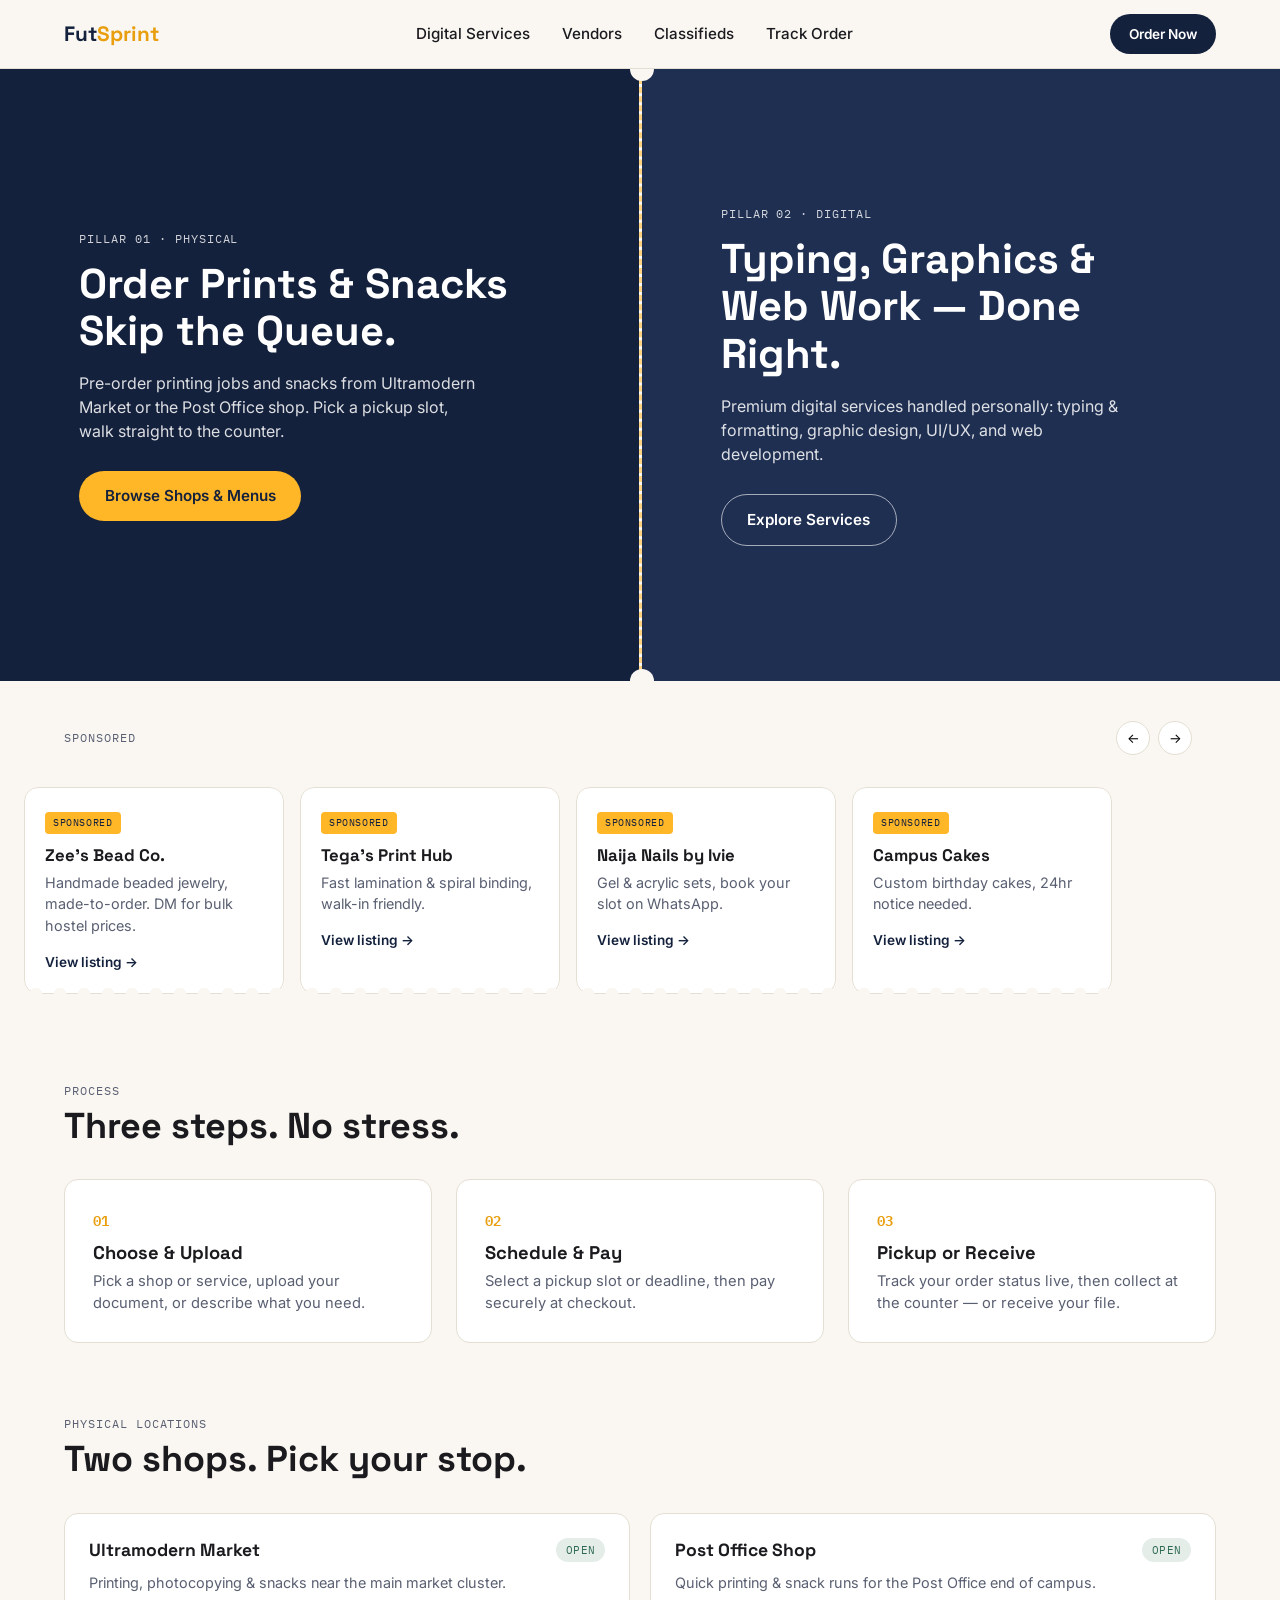
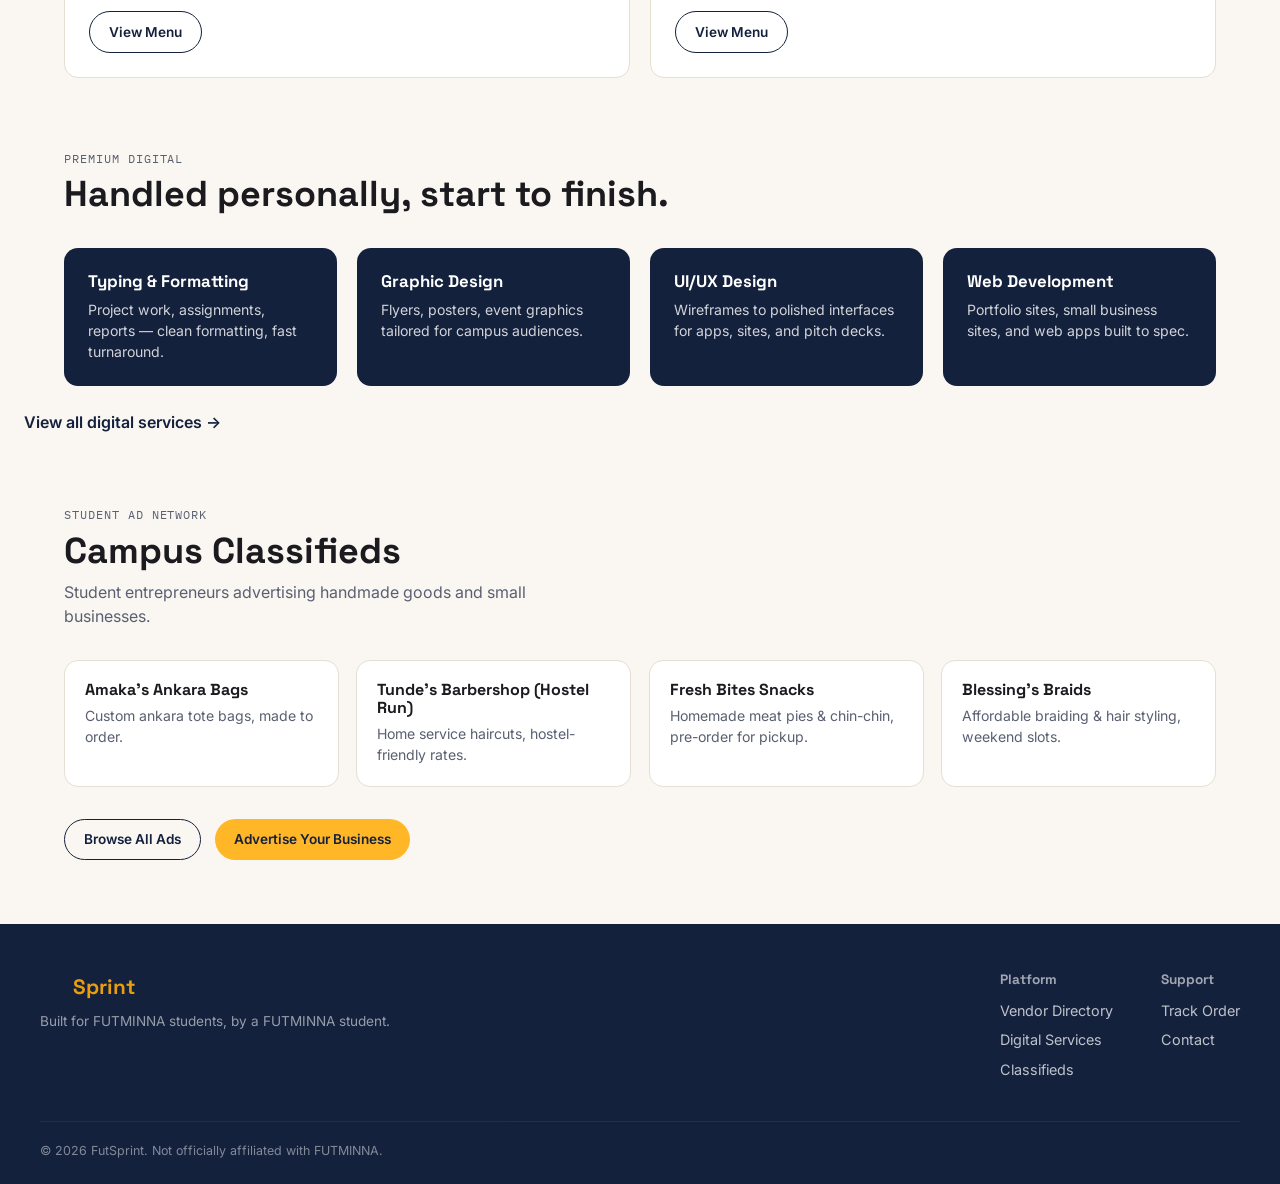
<file: index.html>
<!-- index.html -->
<!DOCTYPE html>
<html lang="en">
<head>
<meta charset="UTF-8">
<meta name="viewport" content="width=device-width, initial-scale=1.0">
<title>FutSprint — Print, Order & Discover at FUTMINNA</title>
<link rel="preconnect" href="https://fonts.googleapis.com">
<link href="https://fonts.googleapis.com/css2?family=Space+Grotesk:wght@500;600;700&family=Inter:wght@400;500;600;700&family=IBM+Plex+Mono:wght@500;600&display=swap" rel="stylesheet">
<link rel="stylesheet" href="css/style.css">
</head>
<body>

<!-- ============ NAV ============ -->
<header class="nav" id="nav">
  <div class="nav__inner">
    <a href="/" class="nav__logo">Fut<span>Sprint</span></a>

    <nav class="nav__links" id="navLinks">
      <a href="services.html" class="nav-link">Digital Services</a>
      <a href="#vendors">Vendors</a>
      <a href="#classifieds">Classifieds</a>
      <a href="/track-order.html">Track Order</a>
    </nav>

    <div class="nav__actions">
      <a href="/checkout.html" class="btn btn--primary btn--sm">Order Now</a>
      <button class="nav__toggle" id="navToggle" aria-label="Toggle menu" aria-expanded="false">
        <span></span><span></span><span></span>
      </button>
    </div>
  </div>
</header>

<main>

  <!-- ============ HERO SPLIT ============ -->
  <section class="hero">
    <div class="hero__path hero__path--market" id="pathMarket">
      <div class="hero__content">
        <p class="eyebrow">Pillar 01 · Physical</p>
        <h1>Order Prints &amp; Snacks<br>Skip the Queue.</h1>
        <p class="hero__desc">Pre-order printing jobs and snacks from Ultramodern Market or the Post Office shop. Pick a pickup slot, walk straight to the counter.</p>
        <a href="/vendors.html" class="btn btn--amber">Browse Shops &amp; Menus</a>
      </div>
    </div>

    <div class="hero__divider" aria-hidden="true"></div>

    <div class="hero__path hero__path--digital" id="pathDigital">
      <div class="hero__content">
        <p class="eyebrow">Pillar 02 · Digital</p>
        <h1>Typing, Graphics &amp;<br>Web Work — Done Right.</h1>
        <p class="hero__desc">Premium digital services handled personally: typing &amp; formatting, graphic design, UI/UX, and web development.</p>
        <a href="services.html" class="btn btn--outline-light">Explore Services</a>
      </div>
    </div>
  </section>

  <!-- ============ SPONSORED STRIP ============ -->
  <section class="ad-strip" aria-label="Sponsored student businesses">
    <div class="section-head section-head--tight">
      <p class="label-mono">Sponsored</p>
      <div class="ad-strip__controls">
        <button class="ad-nav" id="adPrev" aria-label="Previous ad">&larr;</button>
        <button class="ad-nav" id="adNext" aria-label="Next ad">&rarr;</button>
      </div>
    </div>

    <div class="ad-strip__track" id="adTrack">
      <!-- Ad cards injected by JS from adData, static fallback below -->
      <article class="ad-card">
        <span class="ad-card__badge">Sponsored</span>
        <h3>Zee's Bead Co.</h3>
        <p>Handmade beaded jewelry, made-to-order. DM for bulk hostel prices.</p>
        <a href="/classifieds.html" class="ad-card__link">View listing →</a>
      </article>
    </div>
  </section>

  <!-- ============ HOW IT WORKS ============ -->
  <section class="how" id="how">
    <div class="section-head">
      <p class="label-mono">Process</p>
      <h2>Three steps. No stress.</h2>
    </div>

    <div class="how__grid">
      <div class="how__step">
        <span class="how__mark">01</span>
        <h3>Choose &amp; Upload</h3>
        <p>Pick a shop or service, upload your document, or describe what you need.</p>
      </div>
      <div class="how__step">
        <span class="how__mark">02</span>
        <h3>Schedule &amp; Pay</h3>
        <p>Select a pickup slot or deadline, then pay securely at checkout.</p>
      </div>
      <div class="how__step">
        <span class="how__mark">03</span>
        <h3>Pickup or Receive</h3>
        <p>Track your order status live, then collect at the counter — or receive your file.</p>
      </div>
    </div>
  </section>

  <!-- ============ LOCATIONS ============ -->
  <section class="locations" id="vendors">
    <div class="section-head">
      <p class="label-mono">Physical Locations</p>
      <h2>Two shops. Pick your stop.</h2>
    </div>

    <div class="locations__grid">
      <article class="location-card" data-location="ultramodern">
        <div class="location-card__top">
          <h3>Ultramodern Market</h3>
          <span class="status-pill" data-status="ultramodern">Checking…</span>
        </div>
        <p>Printing, photocopying &amp; snacks near the main market cluster.</p>
        <a href="/shop.html?loc=ultramodern" class="btn btn--outline-dark btn--sm">View Menu</a>
      </article>

      <article class="location-card" data-location="postoffice">
        <div class="location-card__top">
          <h3>Post Office Shop</h3>
          <span class="status-pill" data-status="postoffice">Checking…</span>
        </div>
        <p>Quick printing &amp; snack runs for the Post Office end of campus.</p>
        <a href="/shop.html?loc=postoffice" class="btn btn--outline-dark btn--sm">View Menu</a>
      </article>
    </div>
  </section>

  <!-- ============ DIGITAL SERVICES TEASER ============ -->
  <section class="services" id="digital-services">
    <div class="section-head">
      <p class="label-mono">Premium Digital</p>
      <h2>Handled personally, start to finish.</h2>
    </div>

    <div class="services__grid">
      <article class="service-card">
        <h3>Typing &amp; Formatting</h3>
        <p>Project work, assignments, reports — clean formatting, fast turnaround.</p>
      </article>
      <article class="service-card">
        <h3>Graphic Design</h3>
        <p>Flyers, posters, event graphics tailored for campus audiences.</p>
      </article>
      <article class="service-card">
        <h3>UI/UX Design</h3>
        <p>Wireframes to polished interfaces for apps, sites, and pitch decks.</p>
      </article>
      <article class="service-card">
        <h3>Web Development</h3>
        <p>Portfolio sites, small business sites, and web apps built to spec.</p>
      </article>
    </div>

    <a href="/digital-services.html" class="link-arrow">View all digital services →</a>
  </section>

  <!-- ============ CLASSIFIEDS PREVIEW ============ -->
  <section class="classifieds" id="classifieds">
    <div class="section-head">
      <p class="label-mono">Student Ad Network</p>
      <h2>Campus Classifieds</h2>
      <p class="section-sub">Student entrepreneurs advertising handmade goods and small businesses.</p>
    </div>

    <div class="classifieds__grid">
      <article class="classified-card">
        <h3>Amaka's Ankara Bags</h3>
        <p>Custom ankara tote bags, made to order.</p>
      </article>
      <article class="classified-card">
        <h3>Tunde's Barbershop (Hostel Run)</h3>
        <p>Home service haircuts, hostel-friendly rates.</p>
      </article>
      <article class="classified-card">
        <h3>Fresh Bites Snacks</h3>
        <p>Homemade meat pies &amp; chin-chin, pre-order for pickup.</p>
      </article>
      <article class="classified-card">
        <h3>Blessing's Braids</h3>
        <p>Affordable braiding &amp; hair styling, weekend slots.</p>
      </article>
    </div>

    <div class="classifieds__cta">
      <a href="/classifieds.html" class="btn btn--outline-dark btn--sm">Browse All Ads</a>
      <a href="/classifieds.html#advertise" class="btn btn--amber btn--sm">Advertise Your Business</a>
    </div>
  </section>

</main>

<!-- ============ FOOTER ============ -->
<footer class="footer">
  <div class="footer__inner">
    <div class="footer__brand">
      <p class="nav__logo">Fut<span>Sprint</span></p>
      <p>Built for FUTMINNA students, by a FUTMINNA student.</p>
    </div>

    <div class="footer__links">
      <div>
        <h4>Platform</h4>
        <a href="/vendors.html">Vendor Directory</a>
        <a href="/digital-services.html">Digital Services</a>
        <a href="/classifieds.html">Classifieds</a>
      </div>
      <div>
        <h4>Support</h4>
        <a href="/track-order.html">Track Order</a>
        <a href="mailto:hello@futsprint.ng">Contact</a>
      </div>
    </div>
  </div>

  <p class="footer__bottom">© <span id="year"></span> FutSprint. Not officially affiliated with FUTMINNA.</p>
</footer>

<script src="js/main.js"></script>
</body>
</html>
</file>
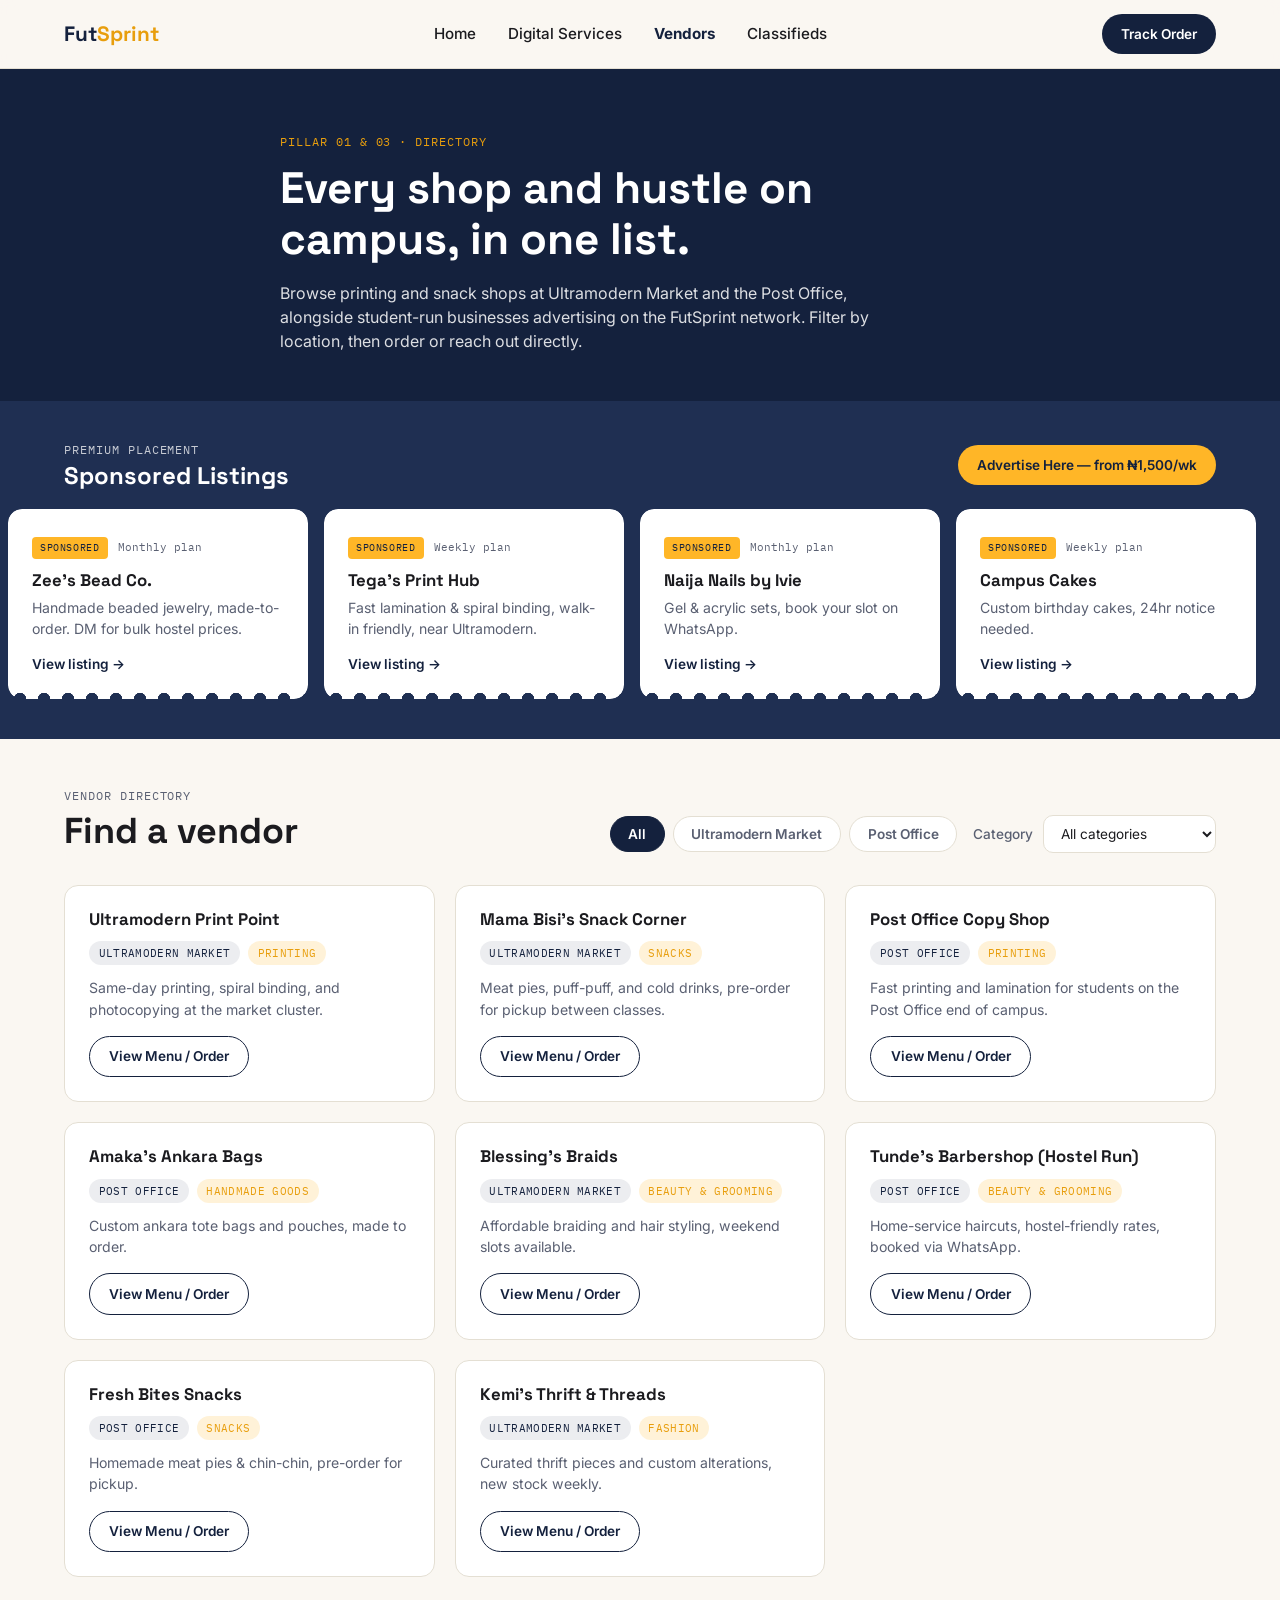
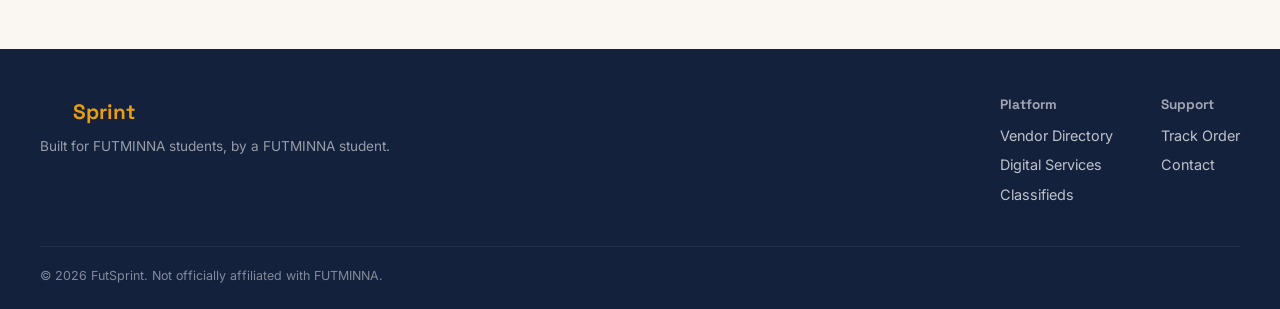
<file: vendors.html>
<!-- vendors.html (Vendor Directory) -->
<!DOCTYPE html>
<html lang="en">
<head>
<meta charset="UTF-8">
<meta name="viewport" content="width=device-width, initial-scale=1.0">
<title>Vendor Directory — FutSprint</title>
<link rel="preconnect" href="https://fonts.googleapis.com">
<link href="https://fonts.googleapis.com/css2?family=Space+Grotesk:wght@500;600;700&family=Inter:wght@400;500;600;700&family=IBM+Plex+Mono:wght@500;600&display=swap" rel="stylesheet">
<link rel="stylesheet" href="css/style.css">
</head>
<body>

<!-- ============ NAV ============ -->
<header class="nav" id="nav">
  <div class="nav__inner">
    <a href="index.html" class="nav__logo">Fut<span>Sprint</span></a>

    <nav class="nav__links" id="navLinks">
      <a href="index.html">Home</a>
      <a href="services.html">Digital Services</a>
      <a href="vendors.html" class="is-current">Vendors</a>
      <a href="/classifieds.html">Classifieds</a>
    </nav>

    <div class="nav__actions">
      <a href="/track-order.html" class="btn btn--primary btn--sm">Track Order</a>
      <button class="nav__toggle" id="navToggle" aria-label="Toggle menu" aria-expanded="false">
        <span></span><span></span><span></span>
      </button>
    </div>
  </div>
</header>

<main>

  <!-- ============ HERO ============ -->
  <section class="page-hero">
    <div class="page-hero__inner">
      <p class="eyebrow eyebrow--dark">Pillar 01 &amp; 03 · Directory</p>
      <h1>Every shop and hustle on campus, in one list.</h1>
      <p class="page-hero__desc">
        Browse printing and snack shops at Ultramodern Market and the Post Office,
        alongside student-run businesses advertising on the FutSprint network.
        Filter by location, then order or reach out directly.
      </p>
    </div>
  </section>

  <!-- ============ SPONSORED AD BANNER (premium) ============ -->
  <section class="sponsor-banner" aria-label="Sponsored student businesses">
    <div class="sponsor-banner__head">
      <div>
        <p class="label-mono label-mono--light">Premium Placement</p>
        <h2>Sponsored Listings</h2>
      </div>
      <a href="/classifieds.html#advertise" class="btn btn--amber btn--sm">
        Advertise Here — from ₦1,500/wk
      </a>
    </div>

    <div class="sponsor-banner__track" id="sponsorTrack">
      <!-- Injected by JS -->
    </div>
  </section>

  <!-- ============ FILTERS ============ -->
  <section class="directory" id="directory">
    <div class="section-head section-head--row">
      <div>
        <p class="label-mono">Vendor Directory</p>
        <h2>Find a vendor</h2>
      </div>

      <div class="filters">
        <div class="filter-group" id="locationFilters" role="group" aria-label="Filter by location">
          <button class="filter-pill is-active" data-location="all">All</button>
          <button class="filter-pill" data-location="ultramodern">Ultramodern Market</button>
          <button class="filter-pill" data-location="postoffice">Post Office</button>
        </div>

        <label class="filter-select">
          <span>Category</span>
          <select id="categoryFilter">
            <option value="all">All categories</option>
            <option value="printing">Printing</option>
            <option value="snacks">Snacks</option>
            <option value="handmade">Handmade Goods</option>
            <option value="beauty">Beauty &amp; Grooming</option>
            <option value="fashion">Fashion</option>
          </select>
        </label>
      </div>
    </div>

    <p class="directory__empty" id="emptyState" hidden>No vendors match these filters yet — try a different combination.</p>

    <div class="vendor-grid" id="vendorGrid">
      <!-- Injected by JS -->
    </div>
  </section>

</main>

<!-- ============ FOOTER ============ -->
<footer class="footer">
  <div class="footer__inner">
    <div class="footer__brand">
      <p class="nav__logo">Fut<span>Sprint</span></p>
      <p>Built for FUTMINNA students, by a FUTMINNA student.</p>
    </div>

    <div class="footer__links">
      <div>
        <h4>Platform</h4>
        <a href="vendors.html">Vendor Directory</a>
        <a href="services.html">Digital Services</a>
        <a href="/classifieds.html">Classifieds</a>
      </div>
      <div>
        <h4>Support</h4>
        <a href="/track-order.html">Track Order</a>
        <a href="mailto:hello@futsprint.ng">Contact</a>
      </div>
    </div>
  </div>

  <p class="footer__bottom">© <span id="year"></span> FutSprint. Not officially affiliated with FUTMINNA.</p>
</footer>

<script src="js/main.js"></script>
</body>
</html>
</file>
<file: css/style.css>
/* style.css */

/* ---------- Tokens ---------- */
:root {
  --navy: #14213D;
  --navy-light: #1F2F52;
  --amber: #FFB627;
  --amber-dark: #E89E0D;
  --bg: #FAF7F2;
  --ink: #1B1B1F;
  --slate: #5A6072;
  --success: #2D6A4F;
  --danger: #B3261E;
  --border: #E4DFD3;
  --white: #FFFFFF;

  --font-display: 'Space Grotesk', sans-serif;
  --font-body: 'Inter', sans-serif;
  --font-mono: 'IBM Plex Mono', monospace;

  --radius: 14px;
  --container: 1200px;
}

/* ---------- Reset ---------- */
*, *::before, *::after { box-sizing: border-box; margin: 0; padding: 0; }
html { scroll-behavior: smooth; }
body {
  font-family: var(--font-body);
  color: var(--ink);
  background: var(--bg);
  line-height: 1.5;
  -webkit-font-smoothing: antialiased;
}
img { max-width: 100%; display: block; }
a { color: inherit; text-decoration: none; }
ul { list-style: none; }
h1, h2, h3, h4 { font-family: var(--font-display); line-height: 1.15; }
button { font-family: inherit; cursor: pointer; border: none; background: none; }

:focus-visible {
  outline: 3px solid var(--amber);
  outline-offset: 2px;
}

@media (prefers-reduced-motion: reduce) {
  * { animation-duration: 0.01ms !important; transition-duration: 0.01ms !important; scroll-behavior: auto !important; }
}

/* ---------- Utility ---------- */
.label-mono {
  font-family: var(--font-mono);
  font-size: 0.75rem;
  letter-spacing: 0.08em;
  text-transform: uppercase;
  color: var(--slate);
}

.eyebrow {
  font-family: var(--font-mono);
  font-size: 0.75rem;
  letter-spacing: 0.08em;
  text-transform: uppercase;
  opacity: 0.8;
  margin-bottom: 0.75rem;
}

.section-head {
  max-width: var(--container);
  margin: 0 auto 2rem;
  padding: 0 1.5rem;
}
.section-head--tight { margin-bottom: 1rem; display: flex; align-items: center; justify-content: space-between; }
.section-head h2 { font-size: clamp(1.6rem, 3vw, 2.25rem); margin-top: 0.4rem; }
.section-sub { color: var(--slate); margin-top: 0.5rem; max-width: 46ch; }

.btn {
  display: inline-flex;
  align-items: center;
  justify-content: center;
  padding: 0.85rem 1.6rem;
  border-radius: 999px;
  font-weight: 600;
  font-size: 0.95rem;
  transition: transform 0.15s ease, background 0.15s ease, color 0.15s ease;
}
.btn--sm { padding: 0.6rem 1.2rem; font-size: 0.85rem; }
.btn--primary { background: var(--navy); color: var(--white); }
.btn--primary:hover { background: var(--navy-light); }
.btn--amber { background: var(--amber); color: var(--navy); }
.btn--amber:hover { background: var(--amber-dark); transform: translateY(-1px); }
.btn--outline-light { border: 1.5px solid rgba(255,255,255,0.6); color: var(--white); }
.btn--outline-light:hover { background: rgba(255,255,255,0.12); }
.btn--outline-dark { border: 1.5px solid var(--navy); color: var(--navy); }
.btn--outline-dark:hover { background: var(--navy); color: var(--white); }

.link-arrow {
  display: inline-block;
  margin: 1.5rem auto 0;
  max-width: var(--container);
  padding: 0 1.5rem;
  font-weight: 600;
  color: var(--navy);
}

/* ---------- Nav ---------- */
.nav {
  position: sticky;
  top: 0;
  z-index: 100;
  background: rgba(250, 247, 242, 0.9);
  backdrop-filter: blur(8px);
  border-bottom: 1px solid var(--border);
}
.nav__inner {
  max-width: var(--container);
  margin: 0 auto;
  padding: 0.9rem 1.5rem;
  display: flex;
  align-items: center;
  justify-content: space-between;
}
.nav__logo {
  font-family: var(--font-display);
  font-weight: 700;
  font-size: 1.3rem;
  color: var(--navy);
}
.nav__logo span { color: var(--amber-dark); }

.nav__links {
  display: none;
  gap: 2rem;
  font-weight: 500;
  font-size: 0.95rem;
}
.nav__links a:hover { color: var(--navy-light); }

.nav__actions { display: flex; align-items: center; gap: 1rem; }

.nav__toggle {
  display: flex;
  flex-direction: column;
  gap: 4px;
  width: 26px;
}
.nav__toggle span {
  height: 2px;
  background: var(--ink);
  border-radius: 2px;
  transition: transform 0.2s ease, opacity 0.2s ease;
}
.nav__toggle[aria-expanded="true"] span:nth-child(1) { transform: translateY(6px) rotate(45deg); }
.nav__toggle[aria-expanded="true"] span:nth-child(2) { opacity: 0; }
.nav__toggle[aria-expanded="true"] span:nth-child(3) { transform: translateY(-6px) rotate(-45deg); }

.nav__links.is-open {
  display: flex;
  flex-direction: column;
  position: absolute;
  top: 100%;
  left: 0;
  right: 0;
  background: var(--bg);
  padding: 1.25rem 1.5rem;
  border-bottom: 1px solid var(--border);
  gap: 1rem;
}

/* ---------- Hero ---------- */
.hero {
  display: flex;
  flex-direction: column;
  min-height: 78vh;
}
.hero__path {
  flex: 1;
  display: flex;
  align-items: center;
  padding: 3rem 1.5rem;
  color: var(--white);
}
.hero__path--market { background: var(--navy); }
.hero__path--digital { background: var(--navy-light); }
.hero__content { max-width: 480px; margin: 0 auto; width: 100%; }
.hero__content h1 { font-size: clamp(1.8rem, 5vw, 2.6rem); margin-bottom: 1rem; }
.hero__desc { opacity: 0.85; margin-bottom: 1.75rem; max-width: 40ch; }

/* Signature: perforated ticket-stub divider */
.hero__divider {
  height: 0;
  border-top: 3px dashed rgba(255, 182, 39, 0.55);
  position: relative;
}
.hero__divider::before,
.hero__divider::after {
  content: "";
  position: absolute;
  top: -12px;
  width: 24px;
  height: 24px;
  background: var(--bg);
  border-radius: 50%;
}
.hero__divider::before { left: -12px; }
.hero__divider::after { right: -12px; }

/* ---------- Sponsored strip ---------- */
.ad-strip { padding: 2.5rem 0 1rem; }
.ad-strip__controls { display: flex; gap: 0.5rem; padding-right: 1.5rem; }
.ad-nav {
  width: 34px; height: 34px;
  border-radius: 50%;
  border: 1px solid var(--border);
  background: var(--white);
}
.ad-nav:hover { background: var(--navy); color: var(--white); }

.ad-strip__track {
  display: flex;
  gap: 1rem;
  overflow-x: auto;
  scroll-snap-type: x mandatory;
  padding: 0 1.5rem 1rem;
  scrollbar-width: none;
}
.ad-strip__track::-webkit-scrollbar { display: none; }

.ad-card {
  position: relative;
  flex: 0 0 260px;
  scroll-snap-align: start;
  background: var(--white);
  border: 1px solid var(--border);
  border-radius: var(--radius);
  padding: 1.25rem;
  /* Signature: torn-edge bottom */
  -webkit-mask-image: radial-gradient(circle 6px at 12px bottom, transparent 6px, black 6.5px);
  -webkit-mask-size: 24px 100%;
  -webkit-mask-repeat: repeat-x;
  mask-image: radial-gradient(circle 6px at 12px bottom, transparent 6px, black 6.5px);
  mask-size: 24px 100%;
  mask-repeat: repeat-x;
}
.ad-card__badge {
  font-family: var(--font-mono);
  font-size: 0.65rem;
  letter-spacing: 0.06em;
  text-transform: uppercase;
  background: var(--amber);
  color: var(--navy);
  padding: 0.2rem 0.5rem;
  border-radius: 4px;
  display: inline-block;
  margin-bottom: 0.75rem;
}
.ad-card h3 { font-size: 1.05rem; margin-bottom: 0.4rem; }
.ad-card p { font-size: 0.9rem; color: var(--slate); margin-bottom: 0.75rem; }
.ad-card__link { font-weight: 600; font-size: 0.85rem; color: var(--navy); }

/* ---------- How it works ---------- */
.how { padding: 3.5rem 0; }
.how__grid {
  max-width: var(--container);
  margin: 0 auto;
  padding: 0 1.5rem;
  display: grid;
  gap: 1.5rem;
}
.how__step {
  background: var(--white);
  border: 1px solid var(--border);
  border-radius: var(--radius);
  padding: 1.75rem;
}
.how__mark {
  font-family: var(--font-mono);
  color: var(--amber-dark);
  font-size: 0.85rem;
  font-weight: 600;
}
.how__step h3 { margin: 0.6rem 0 0.4rem; font-size: 1.15rem; }
.how__step p { color: var(--slate); font-size: 0.92rem; }

/* ---------- Locations ---------- */
.locations { padding: 1rem 0 3.5rem; }
.locations__grid {
  max-width: var(--container);
  margin: 0 auto;
  padding: 0 1.5rem;
  display: grid;
  gap: 1.25rem;
}
.location-card {
  background: var(--white);
  border: 1px solid var(--border);
  border-radius: var(--radius);
  padding: 1.5rem;
}
.location-card__top { display: flex; align-items: center; justify-content: space-between; margin-bottom: 0.6rem; }
.location-card h3 { font-size: 1.1rem; }
.location-card p { color: var(--slate); font-size: 0.9rem; margin-bottom: 1.1rem; }

.status-pill {
  font-family: var(--font-mono);
  font-size: 0.7rem;
  letter-spacing: 0.04em;
  text-transform: uppercase;
  padding: 0.25rem 0.6rem;
  border-radius: 999px;
  background: #EEE;
  color: var(--slate);
}
.status-pill[data-live="open"] { background: rgba(45,106,79,0.12); color: var(--success); }
.status-pill[data-live="closed"] { background: rgba(179,38,30,0.1); color: var(--danger); }
.status-pill[data-live="busy"] { background: rgba(255,182,39,0.18); color: var(--amber-dark); }

/* ---------- Services ---------- */
.services { padding: 1rem 0 3.5rem; }
.services__grid {
  max-width: var(--container);
  margin: 0 auto;
  padding: 0 1.5rem;
  display: grid;
  gap: 1.25rem;
}
.service-card {
  background: var(--navy);
  color: var(--white);
  border-radius: var(--radius);
  padding: 1.5rem;
}
.service-card h3 { font-size: 1.05rem; margin-bottom: 0.5rem; }
.service-card p { font-size: 0.88rem; opacity: 0.8; }

/* ---------- Classifieds ---------- */
.classifieds { padding: 1rem 0 4rem; }
.classifieds__grid {
  max-width: var(--container);
  margin: 0 auto;
  padding: 0 1.5rem;
  display: grid;
  gap: 1.1rem;
}
.classified-card {
  background: var(--white);
  border: 1px solid var(--border);
  border-radius: var(--radius);
  padding: 1.25rem;
}
.classified-card h3 { font-size: 1rem; margin-bottom: 0.35rem; }
.classified-card p { font-size: 0.88rem; color: var(--slate); }

.classifieds__cta {
  max-width: var(--container);
  margin: 2rem auto 0;
  padding: 0 1.5rem;
  display: flex;
  flex-wrap: wrap;
  gap: 0.85rem;
}

/* ---------- Footer ---------- */
.footer { background: var(--navy); color: rgba(255,255,255,0.85); padding: 3rem 1.5rem 1.5rem; }
.footer__inner {
  max-width: var(--container);
  margin: 0 auto;
  display: flex;
  flex-wrap: wrap;
  justify-content: space-between;
  gap: 2rem;
  margin-bottom: 2rem;
}
.footer__brand p:last-child { font-size: 0.85rem; opacity: 0.65; margin-top: 0.5rem; }
.footer__links { display: flex; gap: 3rem; }
.footer__links h4 { font-size: 0.85rem; margin-bottom: 0.75rem; opacity: 0.7; }
.footer__links a { display: block; font-size: 0.9rem; margin-bottom: 0.5rem; opacity: 0.85; }
.footer__links a:hover { opacity: 1; }
.footer__bottom {
  max-width: var(--container);
  margin: 0 auto;
  font-size: 0.78rem;
  opacity: 0.55;
  border-top: 1px solid rgba(255,255,255,0.12);
  padding-top: 1.25rem;
}

/* ---------- Responsive ---------- */
@media (min-width: 640px) {
  .how__grid, .locations__grid { grid-template-columns: repeat(2, 1fr); }
  .services__grid { grid-template-columns: repeat(2, 1fr); }
  .classifieds__grid { grid-template-columns: repeat(2, 1fr); }
}

@media (min-width: 900px) {
  .nav__links { display: flex; }
  .nav__toggle { display: none; }
  .hero { flex-direction: row; min-height: 68vh; }
  .hero__divider { width: 0; height: auto; border-top: none; border-left: 3px dashed rgba(255,182,39,0.55); }
  .hero__divider::before, .hero__divider::after { left: -12px; top: auto; }
  .hero__divider::before { top: -12px; }
  .hero__divider::after { bottom: -12px; top: auto; }
  .how__grid { grid-template-columns: repeat(3, 1fr); }
  .services__grid { grid-template-columns: repeat(4, 1fr); }
  .classifieds__grid { grid-template-columns: repeat(4, 1fr); }
}






/* css/style.css */

/* ---------- Tokens ---------- */
:root {
  --navy: #14213D;
  --navy-light: #1F2F52;
  --amber: #FFB627;
  --amber-dark: #E89E0D;
  --bg: #FAF7F2;
  --ink: #1B1B1F;
  --slate: #5A6072;
  --success: #2D6A4F;
  --danger: #B3261E;
  --border: #E4DFD3;
  --white: #FFFFFF;

  --font-display: 'Space Grotesk', sans-serif;
  --font-body: 'Inter', sans-serif;
  --font-mono: 'IBM Plex Mono', monospace;

  --radius: 14px;
  --container: 1200px;
}

/* ---------- Reset ---------- */
*, *::before, *::after { box-sizing: border-box; margin: 0; padding: 0; }
html { scroll-behavior: smooth; }
body {
  font-family: var(--font-body);
  color: var(--ink);
  background: var(--bg);
  line-height: 1.5;
  -webkit-font-smoothing: antialiased;
}
img { max-width: 100%; display: block; }
a { color: inherit; text-decoration: none; }
ul { list-style: none; }
h1, h2, h3, h4 { font-family: var(--font-display); line-height: 1.15; }
button { font-family: inherit; cursor: pointer; border: none; background: none; }

:focus-visible {
  outline: 3px solid var(--amber);
  outline-offset: 2px;
}

@media (prefers-reduced-motion: reduce) {
  * { animation-duration: 0.01ms !important; transition-duration: 0.01ms !important; scroll-behavior: auto !important; }
}

/* ---------- Utility ---------- */
.label-mono {
  font-family: var(--font-mono);
  font-size: 0.75rem;
  letter-spacing: 0.08em;
  text-transform: uppercase;
  color: var(--slate);
}
.label-mono--light { color: rgba(255,255,255,0.75); }

.eyebrow {
  font-family: var(--font-mono);
  font-size: 0.75rem;
  letter-spacing: 0.08em;
  text-transform: uppercase;
  opacity: 0.8;
  margin-bottom: 0.75rem;
}
.eyebrow--dark { color: var(--amber-dark); opacity: 1; }

.section-head {
  max-width: var(--container);
  margin: 0 auto 2rem;
  padding: 0 1.5rem;
}
.section-head--row {
  display: flex;
  flex-wrap: wrap;
  align-items: flex-end;
  justify-content: space-between;
  gap: 1.5rem;
}
.section-head h2 { font-size: clamp(1.6rem, 3vw, 2.25rem); margin-top: 0.4rem; }
.section-sub { color: var(--slate); margin-top: 0.5rem; max-width: 52ch; }

.btn {
  display: inline-flex;
  align-items: center;
  justify-content: center;
  padding: 0.85rem 1.6rem;
  border-radius: 999px;
  font-weight: 600;
  font-size: 0.95rem;
  transition: transform 0.15s ease, background 0.15s ease, color 0.15s ease;
  white-space: nowrap;
}
.btn--sm { padding: 0.6rem 1.2rem; font-size: 0.85rem; }
.btn--primary { background: var(--navy); color: var(--white); }
.btn--primary:hover { background: var(--navy-light); }
.btn--amber { background: var(--amber); color: var(--navy); }
.btn--amber:hover { background: var(--amber-dark); transform: translateY(-1px); }
.btn--outline-light { border: 1.5px solid rgba(255,255,255,0.6); color: var(--white); }
.btn--outline-light:hover { background: rgba(255,255,255,0.12); }
.btn--outline-dark { border: 1.5px solid var(--navy); color: var(--navy); }
.btn--outline-dark:hover { background: var(--navy); color: var(--white); }

/* ---------- Nav ---------- */
.nav {
  position: sticky;
  top: 0;
  z-index: 100;
  background: rgba(250, 247, 242, 0.9);
  backdrop-filter: blur(8px);
  border-bottom: 1px solid var(--border);
}
.nav__inner {
  max-width: var(--container);
  margin: 0 auto;
  padding: 0.9rem 1.5rem;
  display: flex;
  align-items: center;
  justify-content: space-between;
}
.nav__logo {
  font-family: var(--font-display);
  font-weight: 700;
  font-size: 1.3rem;
  color: var(--navy);
}
.nav__logo span { color: var(--amber-dark); }

.nav__links {
  display: none;
  gap: 2rem;
  font-weight: 500;
  font-size: 0.95rem;
}
.nav__links a:hover { color: var(--navy-light); }
.nav__links a.is-current { color: var(--navy); font-weight: 700; }

.nav__actions { display: flex; align-items: center; gap: 1rem; }

.nav__toggle {
  display: flex;
  flex-direction: column;
  gap: 4px;
  width: 26px;
}
.nav__toggle span {
  height: 2px;
  background: var(--ink);
  border-radius: 2px;
  transition: transform 0.2s ease, opacity 0.2s ease;
}
.nav__toggle[aria-expanded="true"] span:nth-child(1) { transform: translateY(6px) rotate(45deg); }
.nav__toggle[aria-expanded="true"] span:nth-child(2) { opacity: 0; }
.nav__toggle[aria-expanded="true"] span:nth-child(3) { transform: translateY(-6px) rotate(-45deg); }

.nav__links.is-open {
  display: flex;
  flex-direction: column;
  position: absolute;
  top: 100%;
  left: 0;
  right: 0;
  background: var(--bg);
  padding: 1.25rem 1.5rem;
  border-bottom: 1px solid var(--border);
  gap: 1rem;
}

/* ---------- Page Hero ---------- */
.page-hero {
  background: var(--navy);
  color: var(--white);
  padding: 4rem 1.5rem 3rem;
}
.page-hero__inner { max-width: 720px; margin: 0 auto; }
.page-hero h1 { font-size: clamp(1.9rem, 4.5vw, 2.75rem); margin-bottom: 1rem; }
.page-hero__desc { opacity: 0.85; max-width: 62ch; }

/* ---------- Sponsored Banner (premium) ---------- */
.sponsor-banner {
  background: var(--navy-light);
  padding: 2.5rem 0 2rem;
}
.sponsor-banner__head {
  max-width: var(--container);
  margin: 0 auto 1.25rem;
  padding: 0 1.5rem;
  display: flex;
  flex-wrap: wrap;
  align-items: center;
  justify-content: space-between;
  gap: 1rem;
  color: var(--white);
}
.sponsor-banner__head h2 { font-size: 1.5rem; margin-top: 0.2rem; }

.sponsor-banner__track {
  display: flex;
  gap: 1rem;
  overflow-x: auto;
  scroll-snap-type: x mandatory;
  padding: 0 1.5rem 0.5rem;
  scrollbar-width: none;
}
.sponsor-banner__track::-webkit-scrollbar { display: none; }

.sponsor-card {
  position: relative;
  flex: 0 0 300px;
  scroll-snap-align: start;
  background: var(--white);
  border-radius: var(--radius);
  padding: 1.5rem;
  /* Signature: torn-edge bottom, matches homepage ad cards */
  -webkit-mask-image: radial-gradient(circle 6px at 12px bottom, transparent 6px, black 6.5px);
  -webkit-mask-size: 24px 100%;
  -webkit-mask-repeat: repeat-x;
  mask-image: radial-gradient(circle 6px at 12px bottom, transparent 6px, black 6.5px);
  mask-size: 24px 100%;
  mask-repeat: repeat-x;
}
.sponsor-card__badge {
  font-family: var(--font-mono);
  font-size: 0.65rem;
  letter-spacing: 0.06em;
  text-transform: uppercase;
  background: var(--amber);
  color: var(--navy);
  padding: 0.2rem 0.5rem;
  border-radius: 4px;
  display: inline-block;
  margin-bottom: 0.75rem;
}
.sponsor-card__tier {
  font-family: var(--font-mono);
  font-size: 0.68rem;
  color: var(--slate);
  margin-left: 0.4rem;
}
.sponsor-card h3 { font-size: 1.05rem; margin-bottom: 0.4rem; }
.sponsor-card p { font-size: 0.88rem; color: var(--slate); margin-bottom: 0.75rem; }
.sponsor-card__link { font-weight: 600; font-size: 0.85rem; color: var(--navy); }

/* ---------- Directory / Filters ---------- */
.directory { padding: 3rem 0 4.5rem; }

.filters {
  display: flex;
  flex-wrap: wrap;
  gap: 1rem;
  align-items: center;
}

.filter-group { display: flex; gap: 0.5rem; flex-wrap: wrap; }

.filter-pill {
  font-family: var(--font-body);
  font-weight: 600;
  font-size: 0.85rem;
  padding: 0.55rem 1.1rem;
  border-radius: 999px;
  border: 1px solid var(--border);
  background: var(--white);
  color: var(--slate);
  transition: background 0.15s ease, color 0.15s ease, border-color 0.15s ease;
}
.filter-pill:hover { border-color: var(--navy-light); color: var(--navy); }
.filter-pill.is-active {
  background: var(--navy);
  color: var(--white);
  border-color: var(--navy);
}

.filter-select {
  display: flex;
  align-items: center;
  gap: 0.6rem;
  font-size: 0.85rem;
  font-weight: 500;
  color: var(--slate);
}
.filter-select select {
  font-family: var(--font-body);
  font-size: 0.85rem;
  padding: 0.55rem 0.85rem;
  border-radius: 10px;
  border: 1px solid var(--border);
  background: var(--white);
  color: var(--ink);
}
.filter-select select:focus { outline: none; border-color: var(--navy-light); }

.directory__empty {
  max-width: var(--container);
  margin: 0 auto 1rem;
  padding: 0 1.5rem;
  color: var(--slate);
  font-size: 0.92rem;
}

.vendor-grid {
  max-width: var(--container);
  margin: 2rem auto 0;
  padding: 0 1.5rem;
  display: grid;
  gap: 1.25rem;
}

.vendor-card {
  background: var(--white);
  border: 1px solid var(--border);
  border-radius: var(--radius);
  padding: 1.5rem;
  display: flex;
  flex-direction: column;
  gap: 0.75rem;
  transition: transform 0.15s ease, box-shadow 0.15s ease;
}
.vendor-card:hover { transform: translateY(-3px); box-shadow: 0 12px 24px rgba(20,33,61,0.08); }

.vendor-card__top { display: flex; align-items: flex-start; justify-content: space-between; gap: 0.75rem; }
.vendor-card h3 { font-size: 1.05rem; }

.vendor-card__tags { display: flex; flex-wrap: wrap; gap: 0.5rem; }

.tag {
  font-family: var(--font-mono);
  font-size: 0.68rem;
  letter-spacing: 0.03em;
  text-transform: uppercase;
  padding: 0.25rem 0.6rem;
  border-radius: 999px;
}
.tag--location { background: rgba(20,33,61,0.08); color: var(--navy); }
.tag--category { background: rgba(255,182,39,0.18); color: var(--amber-dark); }

.vendor-card p.vendor-card__desc { font-size: 0.88rem; color: var(--slate); flex-grow: 1; }

.vendor-card__cta { align-self: flex-start; margin-top: 0.25rem; }

/* ---------- Footer ---------- */
.footer { background: var(--navy); color: rgba(255,255,255,0.85); padding: 3rem 1.5rem 1.5rem; }
.footer__inner {
  max-width: var(--container);
  margin: 0 auto;
  display: flex;
  flex-wrap: wrap;
  justify-content: space-between;
  gap: 2rem;
  margin-bottom: 2rem;
}
.footer__brand p:last-child { font-size: 0.85rem; opacity: 0.65; margin-top: 0.5rem; }
.footer__links { display: flex; gap: 3rem; }
.footer__links h4 { font-size: 0.85rem; margin-bottom: 0.75rem; opacity: 0.7; }
.footer__links a { display: block; font-size: 0.9rem; margin-bottom: 0.5rem; opacity: 0.85; }
.footer__links a:hover { opacity: 1; }
.footer__bottom {
  max-width: var(--container);
  margin: 0 auto;
  font-size: 0.78rem;
  opacity: 0.55;
  border-top: 1px solid rgba(255,255,255,0.12);
  padding-top: 1.25rem;
}

/* ---------- Responsive ---------- */
@media (min-width: 640px) {
  .vendor-grid { grid-template-columns: repeat(2, 1fr); }
}

@media (min-width: 900px) {
  .nav__links { display: flex; }
  .nav__toggle { display: none; }
  .vendor-grid { grid-template-columns: repeat(3, 1fr); }
}
</file>
